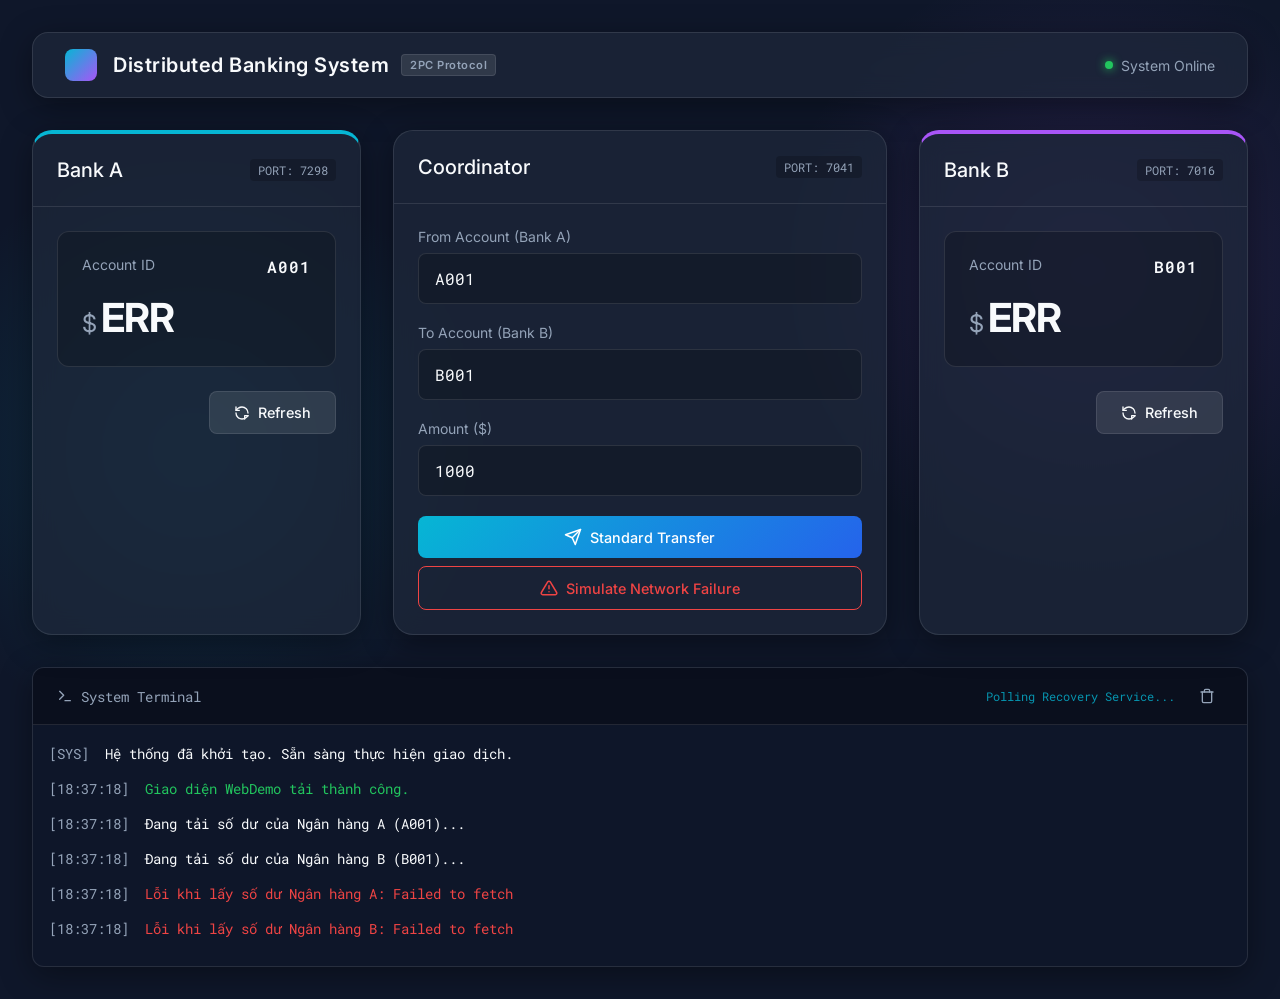
<file: Distributed_Banking_System/WebDemo/index.html>
<!DOCTYPE html>
<html lang="vi">
<head>
    <meta charset="UTF-8">
    <meta name="viewport" content="width=device-width, initial-scale=1.0">
    <title>Distributed Banking - 2PC Demo</title>
    <!-- Google Fonts -->
    <link href="https://fonts.googleapis.com/css2?family=Inter:wght@300;400;500;600;700&family=Roboto+Mono:wght@400;500&display=swap" rel="stylesheet">
    <!-- Custom CSS -->
    <link rel="stylesheet" href="style.css">
</head>
<body>
    <div class="app-container">
        <!-- Header -->
        <header class="app-header">
            <div class="logo">
                <div class="logo-icon"></div>
                <h1>Distributed Banking System <span class="badge">2PC Protocol</span></h1>
            </div>
            <div class="status-indicator">
                <span class="pulse-dot"></span> System Online
            </div>
        </header>

        <!-- Main Dashboard Grid -->
        <main class="dashboard-grid">
            
            <!-- Bank A Panel -->
            <section class="glass-panel bank-panel bank-a">
                <div class="panel-header">
                    <h2>Bank A</h2>
                    <span class="port-badge">PORT: 7298</span>
                </div>
                <div class="panel-content">
                    <div class="account-card">
                        <div class="account-info">
                            <span class="label">Account ID</span>
                            <span class="value" id="bankA-id">A001</span>
                        </div>
                        <div class="balance-display">
                            <span class="currency">$</span>
                            <span class="amount" id="bankA-balance">---</span>
                        </div>
                    </div>
                    <div class="actions">
                        <button class="btn btn-secondary" onclick="fetchBalance('A')">
                            <svg xmlns="http://www.w3.org/2000/svg" width="16" height="16" viewBox="0 0 24 24" fill="none" stroke="currentColor" stroke-width="2" stroke-linecap="round" stroke-linejoin="round"><path d="M21 12a9 9 0 0 0-9-9 9.75 9.75 0 0 0-6.74 2.74L3 8"/><path d="M3 3v5h5"/><path d="M3 12a9 9 0 0 0 9 9 9.75 9.75 0 0 0 6.74-2.74L21 16"/><path d="M16 21v-5h5"/></svg>
                            Refresh
                        </button>
                    </div>
                </div>
            </section>

            <!-- Coordinator Panel -->
            <section class="glass-panel coordinator-panel">
                <div class="panel-header">
                    <h2>Coordinator</h2>
                    <span class="port-badge">PORT: 7041</span>
                </div>
                <div class="panel-content">
                    <form id="transfer-form" class="transfer-form">
                        <div class="form-group">
                            <label>From Account (Bank A)</label>
                            <input type="text" id="from-account" class="custom-select" list="bankA-accounts" value="A001" placeholder="Nhập ID (VD: A001, A999)">
                            <datalist id="bankA-accounts">
                                <option value="A001">A001 - Customer A1</option>
                                <option value="A002">A002 - Customer A2</option>
                            </datalist>
                        </div>
                        <div class="form-group">
                            <label>To Account (Bank B)</label>
                            <input type="text" id="to-account" class="custom-select" list="bankB-accounts" value="B001" placeholder="Nhập ID (VD: B001, B999)">
                            <datalist id="bankB-accounts">
                                <option value="B001">B001 - Customer B1</option>
                                <option value="B002">B002 - Customer B2</option>
                            </datalist>
                        </div>
                        <div class="form-group">
                            <label>Amount ($)</label>
                            <input type="number" id="transfer-amount" value="1000" min="1" required>
                        </div>
                        <div class="action-buttons">
                            <button type="submit" class="btn btn-primary" id="btn-transfer">
                                <svg xmlns="http://www.w3.org/2000/svg" width="18" height="18" viewBox="0 0 24 24" fill="none" stroke="currentColor" stroke-width="2" stroke-linecap="round" stroke-linejoin="round"><line x1="22" y1="2" x2="11" y2="13"/><polygon points="22 2 15 22 11 13 2 9 22 2"/></svg>
                                Standard Transfer
                            </button>
                            <button type="button" class="btn btn-danger" id="btn-simulate-failure">
                                <svg xmlns="http://www.w3.org/2000/svg" width="18" height="18" viewBox="0 0 24 24" fill="none" stroke="currentColor" stroke-width="2" stroke-linecap="round" stroke-linejoin="round"><path d="M10.29 3.86L1.82 18a2 2 0 0 0 1.71 3h16.94a2 2 0 0 0 1.71-3L13.71 3.86a2 2 0 0 0-3.42 0z"/><line x1="12" y1="9" x2="12" y2="13"/><line x1="12" y1="17" x2="12.01" y2="17"/></svg>
                                Simulate Network Failure
                            </button>
                        </div>
                    </form>
                </div>
            </section>

            <!-- Bank B Panel -->
            <section class="glass-panel bank-panel bank-b">
                <div class="panel-header">
                    <h2>Bank B</h2>
                    <span class="port-badge">PORT: 7016</span>
                </div>
                <div class="panel-content">
                    <div class="account-card">
                        <div class="account-info">
                            <span class="label">Account ID</span>
                            <span class="value" id="bankB-id">B001</span>
                        </div>
                        <div class="balance-display">
                            <span class="currency">$</span>
                            <span class="amount" id="bankB-balance">---</span>
                        </div>
                    </div>
                    <div class="actions">
                        <button class="btn btn-secondary" onclick="fetchBalance('B')">
                            <svg xmlns="http://www.w3.org/2000/svg" width="16" height="16" viewBox="0 0 24 24" fill="none" stroke="currentColor" stroke-width="2" stroke-linecap="round" stroke-linejoin="round"><path d="M21 12a9 9 0 0 0-9-9 9.75 9.75 0 0 0-6.74 2.74L3 8"/><path d="M3 3v5h5"/><path d="M3 12a9 9 0 0 0 9 9 9.75 9.75 0 0 0 6.74-2.74L21 16"/><path d="M16 21v-5h5"/></svg>
                            Refresh
                        </button>
                    </div>
                </div>
            </section>
        </main>

        <!-- Console / Logs -->
        <section class="console-section">
            <div class="console-header">
                <div class="console-title">
                    <svg xmlns="http://www.w3.org/2000/svg" width="16" height="16" viewBox="0 0 24 24" fill="none" stroke="currentColor" stroke-width="2" stroke-linecap="round" stroke-linejoin="round"><polyline points="4 17 10 11 4 5"/><line x1="12" y1="19" x2="20" y2="19"/></svg>
                    System Terminal
                </div>
                <div class="console-actions">
                    <span class="polling-indicator" id="polling-indicator">Polling Recovery Service...</span>
                    <button class="btn btn-icon" id="btn-clear-logs" title="Clear Logs">
                        <svg xmlns="http://www.w3.org/2000/svg" width="16" height="16" viewBox="0 0 24 24" fill="none" stroke="currentColor" stroke-width="2" stroke-linecap="round" stroke-linejoin="round"><polyline points="3 6 5 6 21 6"/><path d="M19 6v14a2 2 0 0 1-2 2H7a2 2 0 0 1-2-2V6m3 0V4a2 2 0 0 1 2-2h4a2 2 0 0 1 2 2v2"/></svg>
                    </button>
                </div>
            </div>
            <div class="console-body" id="console-output">
                <div class="log-entry info">
                    <span class="timestamp">[SYS]</span> Hệ thống đã khởi tạo. Sẵn sàng thực hiện giao dịch.
                </div>
            </div>
        </section>
    </div>

    <script src="app.js"></script>
</body>
</html>
</file>
<file: Distributed_Banking_System/WebDemo/style.css>
/* CSS Variables */
:root {
    --bg-base: #0f172a;
    --text-primary: #f8fafc;
    --text-secondary: #94a3b8;
    --bank-a-color: #06b6d4; /* Cyan */
    --bank-b-color: #a855f7; /* Purple */
    --success: #22c55e;
    --danger: #ef4444;
    --glass-bg: rgba(30, 41, 59, 0.7);
    --glass-border: rgba(255, 255, 255, 0.1);
    --glass-shadow: 0 8px 32px 0 rgba(0, 0, 0, 0.37);
}

* {
    margin: 0;
    padding: 0;
    box-sizing: border-box;
}

body {
    font-family: 'Inter', sans-serif;
    background-color: var(--bg-base);
    color: var(--text-primary);
    min-height: 100vh;
    background-image: 
        radial-gradient(circle at 15% 50%, rgba(6, 182, 212, 0.15), transparent 25%),
        radial-gradient(circle at 85% 30%, rgba(168, 85, 247, 0.15), transparent 25%);
    background-attachment: fixed;
    overflow-x: hidden;
}

/* Scrollbar */
::-webkit-scrollbar { width: 8px; }
::-webkit-scrollbar-track { background: var(--bg-base); }
::-webkit-scrollbar-thumb { background: #334155; border-radius: 4px; }
::-webkit-scrollbar-thumb:hover { background: #475569; }

.app-container {
    max-width: 1400px;
    margin: 0 auto;
    padding: 2rem;
    display: flex;
    flex-direction: column;
    gap: 2rem;
    min-height: 100vh;
}

/* Header */
.app-header {
    display: flex;
    justify-content: space-between;
    align-items: center;
    padding: 1rem 2rem;
    background: var(--glass-bg);
    backdrop-filter: blur(12px);
    -webkit-backdrop-filter: blur(12px);
    border: 1px solid var(--glass-border);
    border-radius: 16px;
    box-shadow: var(--glass-shadow);
}

.logo {
    display: flex;
    align-items: center;
    gap: 1rem;
}

.logo-icon {
    width: 32px;
    height: 32px;
    border-radius: 8px;
    background: linear-gradient(135deg, var(--bank-a-color), var(--bank-b-color));
}

.logo h1 {
    font-size: 1.25rem;
    font-weight: 600;
    letter-spacing: 0.5px;
    display: flex;
    align-items: center;
    gap: 0.75rem;
}

.badge {
    font-size: 0.7rem;
    padding: 0.2rem 0.5rem;
    background: rgba(255, 255, 255, 0.1);
    border-radius: 4px;
    border: 1px solid var(--glass-border);
    color: var(--text-secondary);
}

.status-indicator {
    display: flex;
    align-items: center;
    gap: 0.5rem;
    font-size: 0.875rem;
    color: var(--text-secondary);
}

.pulse-dot {
    width: 8px;
    height: 8px;
    background-color: var(--success);
    border-radius: 50%;
    box-shadow: 0 0 10px var(--success);
    animation: pulse 2s infinite;
}

@keyframes pulse {
    0% { transform: scale(0.95); box-shadow: 0 0 0 0 rgba(34, 197, 94, 0.7); }
    70% { transform: scale(1); box-shadow: 0 0 0 6px rgba(34, 197, 94, 0); }
    100% { transform: scale(0.95); box-shadow: 0 0 0 0 rgba(34, 197, 94, 0); }
}

/* Dashboard Grid */
.dashboard-grid {
    display: grid;
    grid-template-columns: 1fr 1.5fr 1fr;
    gap: 2rem;
    flex: 1;
}

.glass-panel {
    background: var(--glass-bg);
    backdrop-filter: blur(12px);
    -webkit-backdrop-filter: blur(12px);
    border: 1px solid var(--glass-border);
    border-radius: 20px;
    box-shadow: var(--glass-shadow);
    display: flex;
    flex-direction: column;
    overflow: hidden;
    transition: transform 0.3s ease, box-shadow 0.3s ease;
}

.glass-panel:hover {
    transform: translateY(-5px);
    box-shadow: 0 15px 40px rgba(0,0,0,0.5);
}

.bank-a { border-top: 4px solid var(--bank-a-color); }
.bank-b { border-top: 4px solid var(--bank-b-color); }

.panel-header {
    padding: 1.5rem;
    border-bottom: 1px solid var(--glass-border);
    display: flex;
    justify-content: space-between;
    align-items: center;
}

.panel-header h2 {
    font-size: 1.25rem;
    font-weight: 500;
}

.port-badge {
    font-size: 0.75rem;
    color: var(--text-secondary);
    background: rgba(0,0,0,0.2);
    padding: 0.2rem 0.5rem;
    border-radius: 4px;
    font-family: 'Roboto Mono', monospace;
}

.panel-content {
    padding: 1.5rem;
    flex: 1;
    display: flex;
    flex-direction: column;
    gap: 1.5rem;
}

/* Account Card */
.account-card {
    background: rgba(0, 0, 0, 0.2);
    border-radius: 12px;
    padding: 1.5rem;
    border: 1px solid var(--glass-border);
}

.account-info {
    display: flex;
    justify-content: space-between;
    margin-bottom: 1rem;
}

.account-info .label {
    color: var(--text-secondary);
    font-size: 0.875rem;
}

.account-info .value {
    font-weight: 600;
    font-family: 'Roboto Mono', monospace;
    letter-spacing: 1px;
}

.balance-display {
    display: flex;
    align-items: baseline;
    gap: 0.25rem;
}

.currency {
    color: var(--text-secondary);
    font-size: 1.5rem;
}

.amount {
    font-size: 2.5rem;
    font-weight: 700;
    letter-spacing: -1px;
}

.actions {
    display: flex;
    justify-content: flex-end;
}

/* Forms & Inputs */
.form-group {
    display: flex;
    flex-direction: column;
    gap: 0.5rem;
    margin-bottom: 1.25rem;
}

.form-group label {
    font-size: 0.875rem;
    color: var(--text-secondary);
}

input {
    background: rgba(0,0,0,0.2);
    border: 1px solid var(--glass-border);
    color: var(--text-primary);
    padding: 0.875rem 1rem;
    border-radius: 8px;
    font-size: 1rem;
    font-family: 'Roboto Mono', monospace;
    transition: border-color 0.3s;
}

input:focus {
    outline: none;
    border-color: var(--text-secondary);
}

input[readonly] {
    opacity: 0.7;
    cursor: not-allowed;
}

/* Buttons */
.btn {
    display: inline-flex;
    align-items: center;
    justify-content: center;
    gap: 0.5rem;
    padding: 0.75rem 1.5rem;
    border-radius: 8px;
    font-size: 0.9rem;
    font-weight: 500;
    cursor: pointer;
    border: none;
    transition: all 0.2s;
    font-family: 'Inter', sans-serif;
}

.btn-primary {
    background: linear-gradient(135deg, var(--bank-a-color), #2563eb);
    color: white;
    width: 100%;
}

.btn-primary:hover {
    box-shadow: 0 0 15px rgba(6, 182, 212, 0.5);
}

.btn-secondary {
    background: rgba(255,255,255,0.1);
    color: var(--text-primary);
    border: 1px solid var(--glass-border);
}

.btn-secondary:hover {
    background: rgba(255,255,255,0.15);
}

.btn-danger {
    background: transparent;
    color: var(--danger);
    border: 1px solid var(--danger);
    width: 100%;
    margin-top: 0.5rem;
}

.btn-danger:hover {
    background: rgba(239, 68, 68, 0.1);
    box-shadow: 0 0 15px rgba(239, 68, 68, 0.3);
}

.btn-icon {
    padding: 0.5rem;
    background: transparent;
    color: var(--text-secondary);
}

.btn-icon:hover {
    color: var(--text-primary);
}

/* Console Section */
.console-section {
    background: rgba(15, 23, 42, 0.9);
    border: 1px solid var(--glass-border);
    border-radius: 12px;
    height: 300px;
    display: flex;
    flex-direction: column;
    overflow: hidden;
    box-shadow: var(--glass-shadow);
}

.console-header {
    background: rgba(0,0,0,0.3);
    padding: 0.75rem 1.5rem;
    display: flex;
    justify-content: space-between;
    align-items: center;
    border-bottom: 1px solid var(--glass-border);
}

.console-title {
    display: flex;
    align-items: center;
    gap: 0.5rem;
    font-family: 'Roboto Mono', monospace;
    font-size: 0.875rem;
    color: var(--text-secondary);
}

.console-actions {
    display: flex;
    align-items: center;
    gap: 1rem;
}

.polling-indicator {
    font-size: 0.75rem;
    color: var(--bank-a-color);
    font-family: 'Roboto Mono', monospace;
    opacity: 0.8;
}

.console-body {
    flex: 1;
    padding: 1rem;
    overflow-y: auto;
    font-family: 'Roboto Mono', monospace;
    font-size: 0.85rem;
    display: flex;
    flex-direction: column;
    gap: 0.5rem;
}

.log-entry {
    padding: 0.25rem 0;
    line-height: 1.4;
    word-break: break-all;
    animation: fadeIn 0.3s ease;
}

.log-entry .timestamp {
    color: var(--text-secondary);
    margin-right: 0.5rem;
}

.log-entry.info { color: var(--text-primary); }
.log-entry.success { color: var(--success); }
.log-entry.error { color: var(--danger); }
.log-entry.warning { color: #f59e0b; }
.log-entry.recovery { color: var(--bank-b-color); font-weight: bold; }

@keyframes fadeIn {
    from { opacity: 0; transform: translateY(5px); }
    to { opacity: 1; transform: translateY(0); }
}

/* Responsive */
@media (max-width: 1024px) {
    .dashboard-grid {
        grid-template-columns: 1fr;
    }
    
    .coordinator-panel {
        order: -1; /* Put coordinator on top on mobile */
    }
}
</file>
